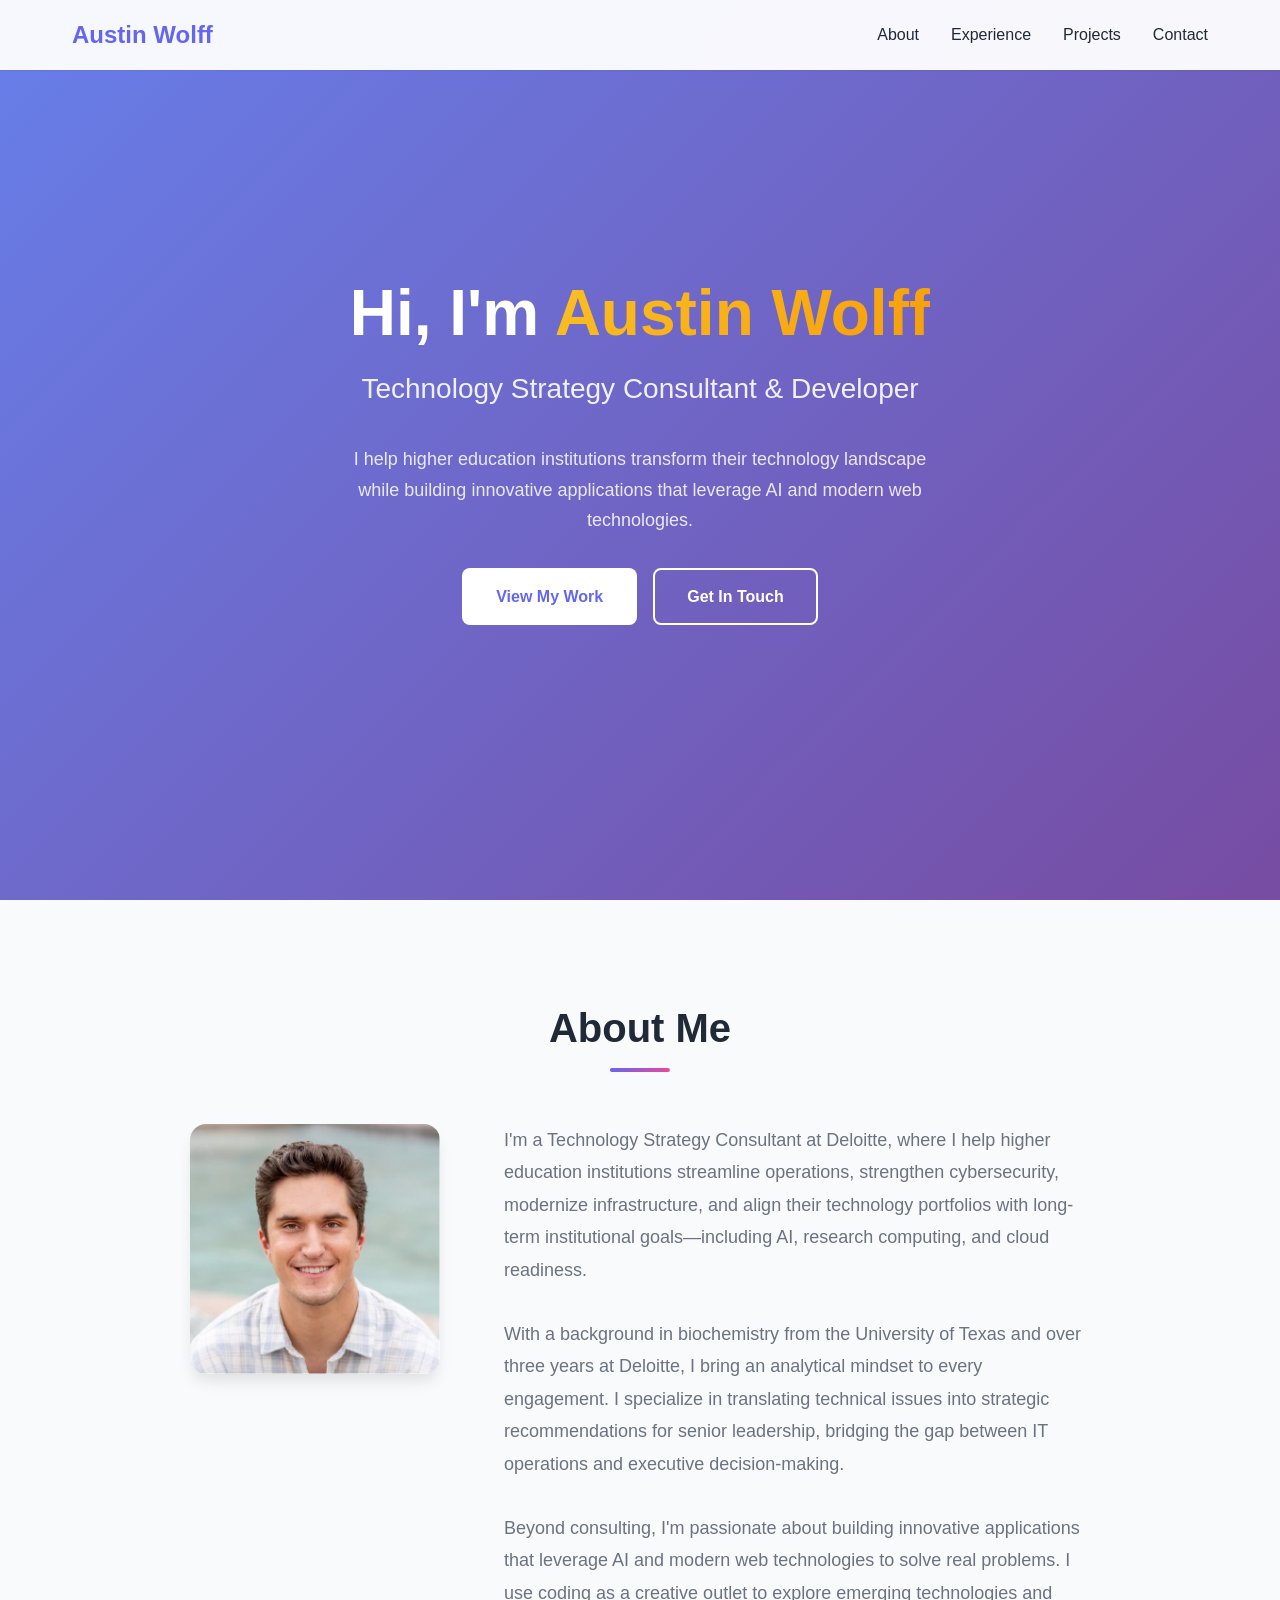
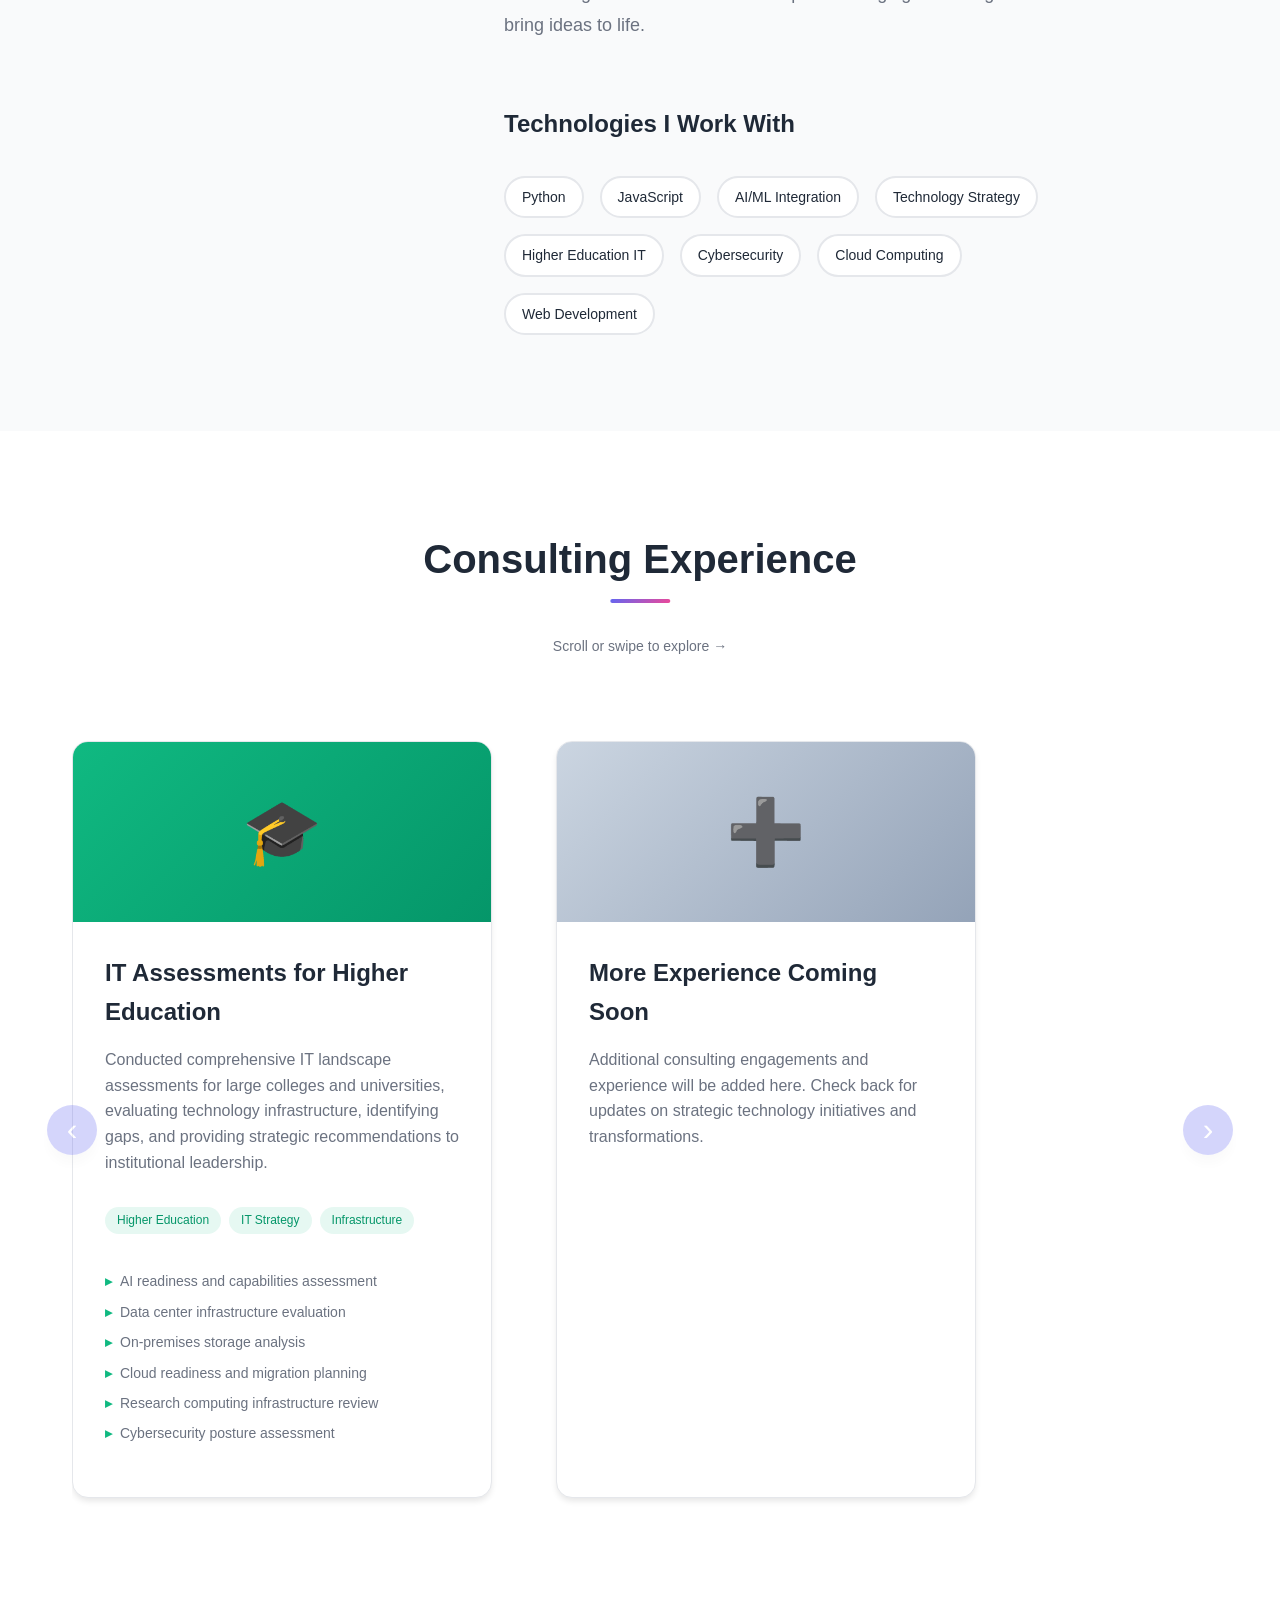
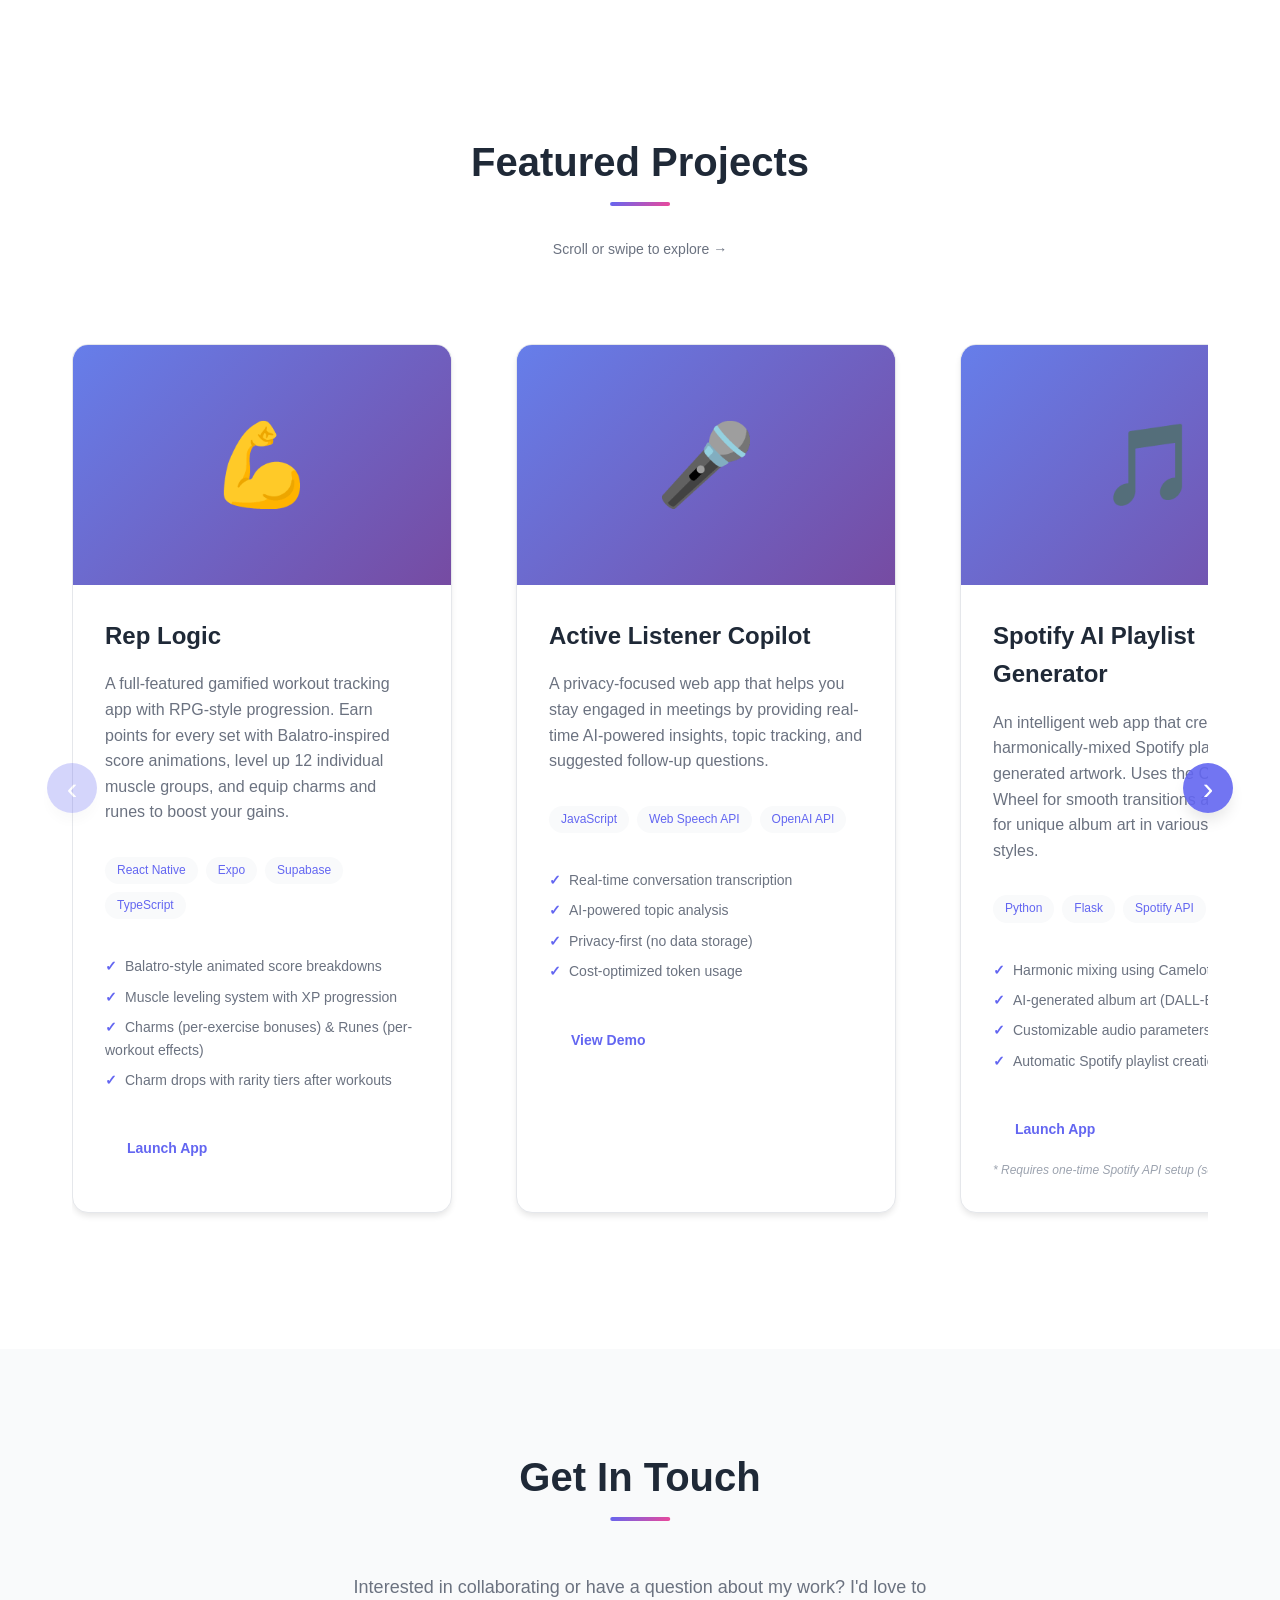
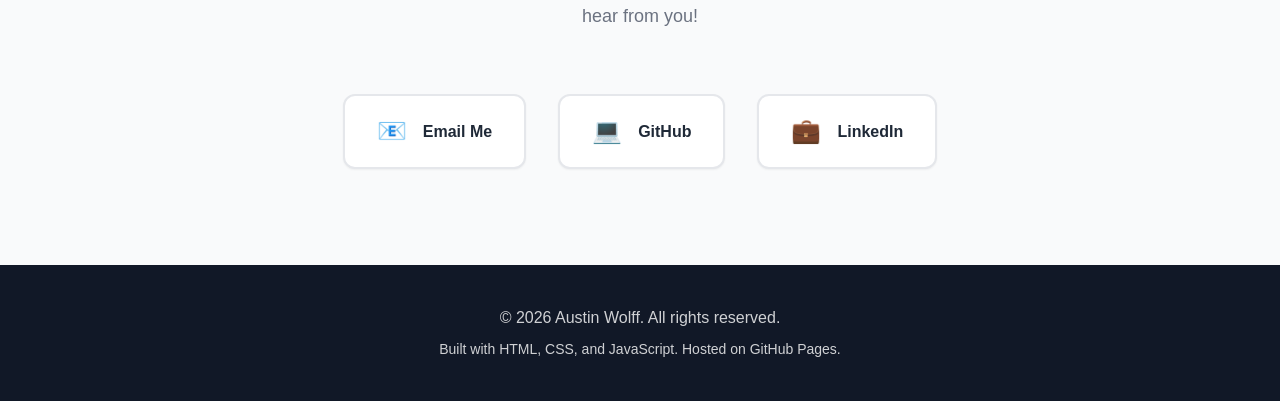
<file: index.html>
<!DOCTYPE html>
<html lang="en">
<head>
    <meta charset="UTF-8">
    <meta name="viewport" content="width=device-width, initial-scale=1.0">
    <meta name="description" content="Austin Wolff - Developer Portfolio. Showcasing innovative web applications and projects.">
    <title>Austin Wolff | Developer Portfolio</title>
    <link rel="stylesheet" href="styles.css">
</head>
<body>
    <!-- Navigation -->
    <nav class="navbar">
        <div class="container">
            <div class="nav-brand">Austin Wolff</div>
            <ul class="nav-menu">
                <li><a href="#about" class="nav-link">About</a></li>
                <li><a href="#experience" class="nav-link">Experience</a></li>
                <li><a href="#projects" class="nav-link">Projects</a></li>
                <li><a href="#contact" class="nav-link">Contact</a></li>
            </ul>
            <button class="hamburger" id="hamburger">
                <span></span>
                <span></span>
                <span></span>
            </button>
        </div>
    </nav>

    <!-- Hero Section -->
    <section class="hero">
        <div class="container">
            <div class="hero-content">
                <h1 class="hero-title">
                    Hi, I'm <span class="highlight">Austin Wolff</span>
                </h1>
                <p class="hero-subtitle">Technology Strategy Consultant & Developer</p>
                <p class="hero-description">
                    I help higher education institutions transform their technology landscape while building
                    innovative applications that leverage AI and modern web technologies.
                </p>
                <div class="hero-cta">
                    <a href="#projects" class="btn btn-primary">View My Work</a>
                    <a href="#contact" class="btn btn-secondary">Get In Touch</a>
                </div>
            </div>
        </div>
    </section>

    <!-- About Section -->
    <section id="about" class="about">
        <div class="container">
            <h2 class="section-title">About Me</h2>
            <div class="about-content">
                <div class="about-image">
                    <img src="images/headshot.jpg" alt="Austin Wolff" class="headshot">
                </div>
                <div class="about-text">
                    <p>
                        I'm a Technology Strategy Consultant at Deloitte, where I help higher education institutions
                        streamline operations, strengthen cybersecurity, modernize infrastructure, and align their
                        technology portfolios with long-term institutional goals—including AI, research computing,
                        and cloud readiness.
                    </p>
                    <p>
                        With a background in biochemistry from the University of Texas and over three years at Deloitte,
                        I bring an analytical mindset to every engagement. I specialize in translating technical issues
                        into strategic recommendations for senior leadership, bridging the gap between IT operations and
                        executive decision-making.
                    </p>
                    <p>
                        Beyond consulting, I'm passionate about building innovative applications that leverage AI and
                        modern web technologies to solve real problems. I use coding as a creative outlet to explore
                        emerging technologies and bring ideas to life.
                    </p>
                    <div class="skills">
                        <h3>Technologies I Work With</h3>
                        <div class="skill-tags">
                            <span class="skill-tag">Python</span>
                            <span class="skill-tag">JavaScript</span>
                            <span class="skill-tag">AI/ML Integration</span>
                            <span class="skill-tag">Technology Strategy</span>
                            <span class="skill-tag">Higher Education IT</span>
                            <span class="skill-tag">Cybersecurity</span>
                            <span class="skill-tag">Cloud Computing</span>
                            <span class="skill-tag">Web Development</span>
                        </div>
                    </div>
                </div>
            </div>
        </div>
    </section>

    <!-- Experience Section -->
    <section id="experience" class="experience">
        <div class="container">
            <h2 class="section-title">Consulting Experience</h2>
            <p class="experience-subtitle">Scroll or swipe to explore →</p>
            <div class="experience-wrapper">
                <button class="experience-nav experience-nav-left" id="expScrollLeft">‹</button>
                <div class="experience-grid" id="experienceGrid">

                <!-- Experience 1: IT Assessments for Higher Education -->
                <div class="experience-card">
                    <div class="experience-image">
                        <div class="experience-placeholder">
                            <span class="experience-icon">🎓</span>
                        </div>
                    </div>
                    <div class="experience-content">
                        <h3 class="experience-title">IT Assessments for Higher Education</h3>
                        <p class="experience-description">
                            Conducted comprehensive IT landscape assessments for large colleges and universities,
                            evaluating technology infrastructure, identifying gaps, and providing strategic recommendations
                            to institutional leadership.
                        </p>
                        <div class="experience-tags">
                            <span class="exp-tag">Higher Education</span>
                            <span class="exp-tag">IT Strategy</span>
                            <span class="exp-tag">Infrastructure</span>
                        </div>
                        <div class="experience-highlights">
                            <ul>
                                <li>AI readiness and capabilities assessment</li>
                                <li>Data center infrastructure evaluation</li>
                                <li>On-premises storage analysis</li>
                                <li>Cloud readiness and migration planning</li>
                                <li>Research computing infrastructure review</li>
                                <li>Cybersecurity posture assessment</li>
                            </ul>
                        </div>
                    </div>
                </div>

                <!-- Placeholder for Future Experience -->
                <div class="experience-card experience-placeholder-card">
                    <div class="experience-image">
                        <div class="experience-placeholder">
                            <span class="experience-icon">➕</span>
                        </div>
                    </div>
                    <div class="experience-content">
                        <h3 class="experience-title">More Experience Coming Soon</h3>
                        <p class="experience-description">
                            Additional consulting engagements and experience will be added here.
                            Check back for updates on strategic technology initiatives and transformations.
                        </p>
                    </div>
                </div>

                </div>
                <button class="experience-nav experience-nav-right" id="expScrollRight">›</button>
            </div>
        </div>
    </section>

    <!-- Projects Section -->
    <section id="projects" class="projects">
        <div class="container">
            <h2 class="section-title">Featured Projects</h2>
            <p class="projects-subtitle">Scroll or swipe to explore →</p>
            <div class="projects-wrapper">
                <button class="project-nav project-nav-left" id="scrollLeft">‹</button>
                <div class="projects-grid" id="projectsGrid">

                <!-- Project 1: Rep Logic -->
                <div class="project-card">
                    <div class="project-image">
                        <div class="project-placeholder">
                            <span class="project-icon">💪</span>
                        </div>
                    </div>
                    <div class="project-content">
                        <h3 class="project-title">Rep Logic</h3>
                        <p class="project-description">
                            A full-featured gamified workout tracking app with RPG-style progression. Earn points for every set with
                            Balatro-inspired score animations, level up 12 individual muscle groups, and equip charms and runes to boost your gains.
                        </p>
                        <div class="project-tech">
                            <span class="tech-tag">React Native</span>
                            <span class="tech-tag">Expo</span>
                            <span class="tech-tag">Supabase</span>
                            <span class="tech-tag">TypeScript</span>
                        </div>
                        <div class="project-features">
                            <ul>
                                <li>Balatro-style animated score breakdowns</li>
                                <li>Muscle leveling system with XP progression</li>
                                <li>Charms (per-exercise bonuses) & Runes (per-workout effects)</li>
                                <li>Charm drops with rarity tiers after workouts</li>
                            </ul>
                        </div>
                        <div class="project-links">
                            <a href="https://austintwolff.github.io/rep-logic/" class="btn btn-small btn-primary" target="_blank">Launch App</a>
                            <a href="https://github.com/austintwolff/rep-logic" class="btn btn-small btn-secondary" target="_blank">GitHub</a>
                        </div>
                    </div>
                </div>

                <!-- Project 2: Active Listener Copilot -->
                <div class="project-card">
                    <div class="project-image">
                        <div class="project-placeholder">
                            <span class="project-icon">🎤</span>
                        </div>
                    </div>
                    <div class="project-content">
                        <h3 class="project-title">Active Listener Copilot</h3>
                        <p class="project-description">
                            A privacy-focused web app that helps you stay engaged in meetings by providing
                            real-time AI-powered insights, topic tracking, and suggested follow-up questions.
                        </p>
                        <div class="project-tech">
                            <span class="tech-tag">JavaScript</span>
                            <span class="tech-tag">Web Speech API</span>
                            <span class="tech-tag">OpenAI API</span>
                        </div>
                        <div class="project-features">
                            <ul>
                                <li>Real-time conversation transcription</li>
                                <li>AI-powered topic analysis</li>
                                <li>Privacy-first (no data storage)</li>
                                <li>Cost-optimized token usage</li>
                            </ul>
                        </div>
                        <div class="project-links">
                            <a href="https://austintwolff.github.io/active-listener-copilot/" class="btn btn-small btn-primary" target="_blank">View Demo</a>
                            <a href="https://github.com/austintwolff/active-listener-copilot" class="btn btn-small btn-secondary" target="_blank">GitHub</a>
                        </div>
                    </div>
                </div>

                <!-- Project 3: Spotify AI Playlist Generator -->
                <div class="project-card">
                    <div class="project-image">
                        <div class="project-placeholder">
                            <span class="project-icon">🎵</span>
                        </div>
                    </div>
                    <div class="project-content">
                        <h3 class="project-title">Spotify AI Playlist Generator</h3>
                        <p class="project-description">
                            An intelligent web app that creates harmonically-mixed Spotify playlists with AI-generated artwork.
                            Uses the Camelot Wheel for smooth transitions and DALL-E for unique album art in various artistic styles.
                        </p>
                        <div class="project-tech">
                            <span class="tech-tag">Python</span>
                            <span class="tech-tag">Flask</span>
                            <span class="tech-tag">Spotify API</span>
                            <span class="tech-tag">OpenAI</span>
                        </div>
                        <div class="project-features">
                            <ul>
                                <li>Harmonic mixing using Camelot Wheel</li>
                                <li>AI-generated album art (DALL-E)</li>
                                <li>Customizable audio parameters</li>
                                <li>Automatic Spotify playlist creation</li>
                            </ul>
                        </div>
                        <div class="project-links">
                            <a href="https://austintwolff.github.io/spotify-playlist-generator-web/" class="btn btn-small btn-primary" target="_blank">Launch App</a>
                            <a href="https://github.com/austintwolff/spotify-playlist-generator-web" class="btn btn-small btn-secondary" target="_blank">GitHub</a>
                        </div>
                        <p style="font-size: 0.75rem; color: #9ca3af; margin-top: 10px; font-style: italic;">
                            * Requires one-time Spotify API setup (see README)
                        </p>
                    </div>
                </div>

                <!-- Project 4: Counter Strike -->
                <div class="project-card">
                    <div class="project-image">
                        <div class="project-placeholder">
                            <span class="project-icon">🐱</span>
                        </div>
                    </div>
                    <div class="project-content">
                        <h3 class="project-title">Counter Strike</h3>
                        <p class="project-description">
                            A fun retro-style browser game where you control Nemo the tabby cat as he knocks
                            objects off a counter. Features include power-ups, high scores, and Atari-esque graphics.
                        </p>
                        <div class="project-tech">
                            <span class="tech-tag">JavaScript</span>
                            <span class="tech-tag">HTML5 Canvas</span>
                            <span class="tech-tag">Game Development</span>
                        </div>
                        <div class="project-features">
                            <ul>
                                <li>Retro Atari-style pixel graphics</li>
                                <li>ZOOMIES power-up for chaos mode</li>
                                <li>LocalStorage high score tracking</li>
                                <li>Dynamic object spawning & physics</li>
                            </ul>
                        </div>
                        <div class="project-links">
                            <a href="https://austintwolff.github.io/counter-strike/" class="btn btn-small btn-primary" target="_blank">Play Game</a>
                            <a href="https://github.com/austintwolff/counter-strike" class="btn btn-small btn-secondary" target="_blank">GitHub</a>
                        </div>
                    </div>
                </div>

                <!-- Project 4: Melodic Mix -->
                <div class="project-card">
                    <div class="project-image">
                        <div class="project-placeholder">
                            <span class="project-icon">🎹</span>
                        </div>
                    </div>
                    <div class="project-content">
                        <h3 class="project-title">Melodic Mix</h3>
                        <p class="project-description">
                            An Incredibox-style music mixer for melodic house. 10 characters each produce a unique
                            synthesized sound — click to toggle and build your own Lane 8-inspired track. All audio
                            generated in-browser with zero dependencies.
                        </p>
                        <div class="project-tech">
                            <span class="tech-tag">Web Audio API</span>
                            <span class="tech-tag">HTML5 Canvas</span>
                            <span class="tech-tag">JavaScript</span>
                        </div>
                        <div class="project-features">
                            <ul>
                                <li>10 synthesized sounds in A minor at 122 BPM</li>
                                <li>Any combination harmonizes automatically</li>
                                <li>Dreamy particle & aurora visual effects</li>
                                <li>Zero dependencies — pure Web Audio synthesis</li>
                            </ul>
                        </div>
                        <div class="project-links">
                            <a href="https://austintwolff.github.io/melodic-mix/" class="btn btn-small btn-primary" target="_blank">Play Demo</a>
                            <a href="https://github.com/austintwolff/melodic-mix" class="btn btn-small btn-secondary" target="_blank">GitHub</a>
                        </div>
                    </div>
                </div>

                <!-- Placeholder for Future Projects -->
                <div class="project-card project-placeholder-card">
                    <div class="project-image">
                        <div class="project-placeholder">
                            <span class="project-icon">🚀</span>
                        </div>
                    </div>
                    <div class="project-content">
                        <h3 class="project-title">More Projects Coming Soon</h3>
                        <p class="project-description">
                            I'm constantly working on new ideas and building innovative solutions.
                            Check back soon to see what I'm working on next!
                        </p>
                    </div>
                </div>

                </div>
                <button class="project-nav project-nav-right" id="scrollRight">›</button>
            </div>
        </div>
    </section>

    <!-- Contact Section -->
    <section id="contact" class="contact">
        <div class="container">
            <h2 class="section-title">Get In Touch</h2>
            <div class="contact-content">
                <p class="contact-description">
                    Interested in collaborating or have a question about my work?
                    I'd love to hear from you!
                </p>
                <div class="contact-links">
                    <a href="mailto:austinwolff98@gmail.com" class="contact-link">
                        <span class="contact-icon">📧</span>
                        <span>Email Me</span>
                    </a>
                    <a href="https://github.com/austintwolff" class="contact-link" target="_blank">
                        <span class="contact-icon">💻</span>
                        <span>GitHub</span>
                    </a>
                    <a href="https://www.linkedin.com/in/awolff98/" class="contact-link" target="_blank">
                        <span class="contact-icon">💼</span>
                        <span>LinkedIn</span>
                    </a>
                </div>
            </div>
        </div>
    </section>

    <!-- Footer -->
    <footer class="footer">
        <div class="container">
            <p>&copy; 2026 Austin Wolff. All rights reserved.</p>
            <p class="footer-note">Built with HTML, CSS, and JavaScript. Hosted on GitHub Pages.</p>
        </div>
    </footer>

    <script src="script.js"></script>
</body>
</html>
</file>
<file: styles.css>
/* ============================================================================
   Portfolio Website Styles
   ============================================================================ */

/* CSS Reset & Variables */
* {
    margin: 0;
    padding: 0;
    box-sizing: border-box;
}

:root {
    /* Colors */
    --primary-color: #6366f1;
    --primary-dark: #4f46e5;
    --primary-light: #818cf8;
    --secondary-color: #ec4899;
    --text-primary: #1f2937;
    --text-secondary: #6b7280;
    --text-light: #9ca3af;
    --bg-primary: #ffffff;
    --bg-secondary: #f9fafb;
    --bg-dark: #111827;
    --border-color: #e5e7eb;

    /* Spacing */
    --spacing-xs: 0.5rem;
    --spacing-sm: 1rem;
    --spacing-md: 2rem;
    --spacing-lg: 4rem;
    --spacing-xl: 6rem;

    /* Typography */
    --font-primary: -apple-system, BlinkMacSystemFont, 'Segoe UI', Roboto, Oxygen, Ubuntu, Cantarell, sans-serif;
    --font-mono: 'Monaco', 'Courier New', monospace;

    /* Effects */
    --shadow-sm: 0 1px 2px 0 rgba(0, 0, 0, 0.05);
    --shadow-md: 0 4px 6px -1px rgba(0, 0, 0, 0.1);
    --shadow-lg: 0 10px 15px -3px rgba(0, 0, 0, 0.1);
    --shadow-xl: 0 20px 25px -5px rgba(0, 0, 0, 0.1);

    /* Transitions */
    --transition: all 0.3s ease;
}

html {
    scroll-behavior: smooth;
}

body {
    font-family: var(--font-primary);
    line-height: 1.6;
    color: var(--text-primary);
    background-color: var(--bg-primary);
}

.container {
    max-width: 1200px;
    margin: 0 auto;
    padding: 0 var(--spacing-md);
}

/* ============================================================================
   Navigation
   ============================================================================ */

.navbar {
    position: fixed;
    top: 0;
    left: 0;
    right: 0;
    background: rgba(255, 255, 255, 0.95);
    backdrop-filter: blur(10px);
    box-shadow: var(--shadow-sm);
    z-index: 1000;
    transition: var(--transition);
}

.navbar .container {
    display: flex;
    justify-content: space-between;
    align-items: center;
    padding: var(--spacing-sm) var(--spacing-md);
}

.nav-brand {
    font-size: 1.5rem;
    font-weight: 700;
    color: var(--primary-color);
}

.nav-menu {
    display: flex;
    list-style: none;
    gap: var(--spacing-md);
}

.nav-link {
    color: var(--text-primary);
    text-decoration: none;
    font-weight: 500;
    transition: var(--transition);
    position: relative;
}

.nav-link::after {
    content: '';
    position: absolute;
    bottom: -4px;
    left: 0;
    width: 0;
    height: 2px;
    background: var(--primary-color);
    transition: var(--transition);
}

.nav-link:hover {
    color: var(--primary-color);
}

.nav-link:hover::after {
    width: 100%;
}

.hamburger {
    display: none;
    flex-direction: column;
    gap: 4px;
    background: none;
    border: none;
    cursor: pointer;
    padding: 4px;
}

.hamburger span {
    display: block;
    width: 24px;
    height: 3px;
    background: var(--text-primary);
    transition: var(--transition);
}

/* ============================================================================
   Hero Section
   ============================================================================ */

.hero {
    min-height: 100vh;
    display: flex;
    align-items: center;
    background: linear-gradient(135deg, #667eea 0%, #764ba2 100%);
    color: white;
    position: relative;
    overflow: hidden;
}

.hero::before {
    content: '';
    position: absolute;
    top: 0;
    left: 0;
    right: 0;
    bottom: 0;
    background: url('data:image/svg+xml,<svg xmlns="http://www.w3.org/2000/svg" viewBox="0 0 1200 600"><rect fill="rgba(255,255,255,0.05)" width="1200" height="600"/></svg>');
    opacity: 0.1;
}

.hero-content {
    position: relative;
    z-index: 1;
    text-align: center;
    padding: var(--spacing-lg) 0;
}

.hero-title {
    font-size: clamp(2.5rem, 8vw, 4rem);
    font-weight: 800;
    margin-bottom: var(--spacing-sm);
    line-height: 1.2;
}

.highlight {
    background: linear-gradient(135deg, #fbbf24, #f59e0b);
    -webkit-background-clip: text;
    -webkit-text-fill-color: transparent;
    background-clip: text;
}

.hero-subtitle {
    font-size: clamp(1.25rem, 4vw, 1.75rem);
    margin-bottom: var(--spacing-md);
    opacity: 0.9;
}

.hero-description {
    font-size: 1.125rem;
    max-width: 600px;
    margin: 0 auto var(--spacing-md);
    opacity: 0.85;
    line-height: 1.7;
}

.hero-cta {
    display: flex;
    gap: var(--spacing-sm);
    justify-content: center;
    flex-wrap: wrap;
}

/* ============================================================================
   Buttons
   ============================================================================ */

.btn {
    display: inline-block;
    padding: 0.875rem 2rem;
    border-radius: 8px;
    text-decoration: none;
    font-weight: 600;
    transition: var(--transition);
    border: 2px solid transparent;
    cursor: pointer;
    font-size: 1rem;
}

.btn-primary {
    background: white;
    color: var(--primary-color);
}

.btn-primary:hover {
    transform: translateY(-2px);
    box-shadow: var(--shadow-lg);
}

.btn-secondary {
    background: transparent;
    color: white;
    border-color: white;
}

.btn-secondary:hover {
    background: white;
    color: var(--primary-color);
}

.btn-small {
    padding: 0.5rem 1.25rem;
    font-size: 0.875rem;
}

/* ============================================================================
   Sections
   ============================================================================ */

section {
    padding: var(--spacing-xl) 0;
}

.section-title {
    font-size: clamp(2rem, 5vw, 2.5rem);
    font-weight: 700;
    text-align: center;
    margin-bottom: var(--spacing-lg);
    position: relative;
    display: inline-block;
    left: 50%;
    transform: translateX(-50%);
}

.section-title::after {
    content: '';
    position: absolute;
    bottom: -12px;
    left: 50%;
    transform: translateX(-50%);
    width: 60px;
    height: 4px;
    background: linear-gradient(135deg, var(--primary-color), var(--secondary-color));
    border-radius: 2px;
}

/* ============================================================================
   About Section
   ============================================================================ */

.about {
    background: var(--bg-secondary);
}

.about-content {
    max-width: 900px;
    margin: 0 auto;
    display: grid;
    grid-template-columns: 250px 1fr;
    gap: var(--spacing-lg);
    align-items: start;
}

.about-image {
    position: relative;
}

.headshot {
    width: 100%;
    height: auto;
    border-radius: 16px;
    box-shadow: var(--shadow-lg);
    object-fit: cover;
}

.about-text p {
    font-size: 1.125rem;
    line-height: 1.8;
    color: var(--text-secondary);
    margin-bottom: var(--spacing-md);
}

.skills {
    margin-top: var(--spacing-lg);
}

.skills h3 {
    font-size: 1.5rem;
    margin-bottom: var(--spacing-md);
    color: var(--text-primary);
}

.skill-tags {
    display: flex;
    flex-wrap: wrap;
    gap: var(--spacing-sm);
}

.skill-tag {
    display: inline-block;
    padding: 0.5rem 1rem;
    background: white;
    border: 2px solid var(--border-color);
    border-radius: 24px;
    font-size: 0.875rem;
    font-weight: 500;
    color: var(--text-primary);
    transition: var(--transition);
}

.skill-tag:hover {
    border-color: var(--primary-color);
    color: var(--primary-color);
    transform: translateY(-2px);
}

/* ============================================================================
   Experience Section
   ============================================================================ */

.experience {
    background: var(--bg-primary);
    overflow: hidden;
}

.experience-subtitle {
    text-align: center;
    color: var(--text-secondary);
    margin-top: -20px;
    margin-bottom: 10px;
    font-size: 0.875rem;
}

.experience-wrapper {
    position: relative;
    margin-top: var(--spacing-lg);
}

.experience-nav {
    position: absolute;
    top: 50%;
    transform: translateY(-50%);
    background: rgba(99, 102, 241, 0.9);
    color: white;
    border: none;
    width: 50px;
    height: 50px;
    border-radius: 50%;
    font-size: 2rem;
    cursor: pointer;
    z-index: 10;
    transition: all 0.3s;
    box-shadow: var(--shadow-lg);
    display: flex;
    align-items: center;
    justify-content: center;
}

.experience-nav:hover {
    background: rgba(79, 70, 229, 1);
    transform: translateY(-50%) scale(1.1);
}

.experience-nav-left {
    left: -25px;
}

.experience-nav-right {
    right: -25px;
}

.experience-grid {
    display: flex;
    gap: var(--spacing-lg);
    overflow-x: auto;
    scroll-behavior: smooth;
    padding: 20px 0 40px 0;
    scroll-snap-type: x mandatory;
    -webkit-overflow-scrolling: touch;
}

.experience-grid::-webkit-scrollbar {
    height: 10px;
}

.experience-grid::-webkit-scrollbar-track {
    background: var(--bg-secondary);
    border-radius: 10px;
}

.experience-grid::-webkit-scrollbar-thumb {
    background: linear-gradient(135deg, var(--primary-color), var(--secondary-color));
    border-radius: 10px;
}

.experience-grid::-webkit-scrollbar-thumb:hover {
    background: linear-gradient(135deg, var(--primary-dark), var(--secondary-color));
}

.experience-card {
    background: white;
    border-radius: 16px;
    overflow: hidden;
    box-shadow: var(--shadow-md);
    transition: all 0.3s ease;
    border: 1px solid var(--border-color);
    min-width: 420px;
    max-width: 420px;
    flex-shrink: 0;
    scroll-snap-align: center;
}

.experience-card:hover {
    transform: translateY(-8px) scale(1.02);
    box-shadow: var(--shadow-xl);
}

.experience-image {
    width: 100%;
    height: 180px;
    background: linear-gradient(135deg, #10b981 0%, #059669 100%);
    display: flex;
    align-items: center;
    justify-content: center;
}

.experience-placeholder {
    width: 100%;
    height: 100%;
    display: flex;
    align-items: center;
    justify-content: center;
}

.experience-icon {
    font-size: 4rem;
}

.experience-content {
    padding: var(--spacing-md);
}

.experience-title {
    font-size: 1.5rem;
    font-weight: 700;
    margin-bottom: var(--spacing-sm);
    color: var(--text-primary);
}

.experience-description {
    color: var(--text-secondary);
    margin-bottom: var(--spacing-md);
    line-height: 1.6;
}

.experience-tags {
    display: flex;
    flex-wrap: wrap;
    gap: var(--spacing-xs);
    margin-bottom: var(--spacing-md);
}

.exp-tag {
    display: inline-block;
    padding: 0.25rem 0.75rem;
    background: rgba(16, 185, 129, 0.1);
    border-radius: 16px;
    font-size: 0.75rem;
    font-weight: 500;
    color: #059669;
}

.experience-highlights {
    margin-bottom: var(--spacing-sm);
}

.experience-highlights ul {
    list-style: none;
    padding-left: 0;
}

.experience-highlights li {
    padding: 0.25rem 0;
    color: var(--text-secondary);
    font-size: 0.875rem;
}

.experience-highlights li::before {
    content: '▸';
    color: #10b981;
    font-weight: bold;
    margin-right: 0.5rem;
}

.experience-placeholder-card {
    opacity: 0.7;
}

.experience-placeholder-card .experience-image {
    background: linear-gradient(135deg, #cbd5e1 0%, #94a3b8 100%);
}

/* ============================================================================
   Projects Section
   ============================================================================ */

.projects {
    background: var(--bg-primary);
    overflow: hidden;
}

.projects-subtitle {
    text-align: center;
    color: var(--text-secondary);
    margin-top: -20px;
    margin-bottom: 10px;
    font-size: 0.875rem;
}

.projects-wrapper {
    position: relative;
    margin-top: var(--spacing-lg);
}

.project-nav {
    position: absolute;
    top: 50%;
    transform: translateY(-50%);
    background: rgba(99, 102, 241, 0.9);
    color: white;
    border: none;
    width: 50px;
    height: 50px;
    border-radius: 50%;
    font-size: 2rem;
    cursor: pointer;
    z-index: 10;
    transition: all 0.3s;
    box-shadow: var(--shadow-lg);
    display: flex;
    align-items: center;
    justify-content: center;
}

.project-nav:hover {
    background: rgba(79, 70, 229, 1);
    transform: translateY(-50%) scale(1.1);
}

.project-nav-left {
    left: -25px;
}

.project-nav-right {
    right: -25px;
}

.projects-grid {
    display: flex;
    gap: var(--spacing-lg);
    overflow-x: auto;
    scroll-behavior: smooth;
    padding: 20px 0 40px 0;
    scroll-snap-type: x mandatory;
    -webkit-overflow-scrolling: touch;
}

.projects-grid::-webkit-scrollbar {
    height: 10px;
}

.projects-grid::-webkit-scrollbar-track {
    background: var(--bg-secondary);
    border-radius: 10px;
}

.projects-grid::-webkit-scrollbar-thumb {
    background: linear-gradient(135deg, var(--primary-color), var(--secondary-color));
    border-radius: 10px;
}

.projects-grid::-webkit-scrollbar-thumb:hover {
    background: linear-gradient(135deg, var(--primary-dark), var(--secondary-color));
}

.project-card {
    background: white;
    border-radius: 16px;
    overflow: hidden;
    box-shadow: var(--shadow-md);
    transition: all 0.3s ease;
    border: 1px solid var(--border-color);
    min-width: 380px;
    max-width: 380px;
    flex-shrink: 0;
    scroll-snap-align: center;
}

.project-card:hover {
    transform: translateY(-8px) scale(1.02);
    box-shadow: var(--shadow-xl);
}

.project-image {
    width: 100%;
    height: 240px;
    background: linear-gradient(135deg, #667eea 0%, #764ba2 100%);
    display: flex;
    align-items: center;
    justify-content: center;
}

.project-placeholder {
    width: 100%;
    height: 100%;
    display: flex;
    align-items: center;
    justify-content: center;
}

.project-icon {
    font-size: 5rem;
}

.project-content {
    padding: var(--spacing-md);
}

.project-title {
    font-size: 1.5rem;
    font-weight: 700;
    margin-bottom: var(--spacing-sm);
    color: var(--text-primary);
}

.project-description {
    color: var(--text-secondary);
    margin-bottom: var(--spacing-md);
    line-height: 1.6;
}

.project-tech {
    display: flex;
    flex-wrap: wrap;
    gap: var(--spacing-xs);
    margin-bottom: var(--spacing-md);
}

.tech-tag {
    display: inline-block;
    padding: 0.25rem 0.75rem;
    background: var(--bg-secondary);
    border-radius: 16px;
    font-size: 0.75rem;
    font-weight: 500;
    color: var(--primary-color);
}

.project-features {
    margin-bottom: var(--spacing-md);
}

.project-features ul {
    list-style: none;
    padding-left: 0;
}

.project-features li {
    padding: 0.25rem 0;
    color: var(--text-secondary);
    font-size: 0.875rem;
}

.project-features li::before {
    content: '✓';
    color: var(--primary-color);
    font-weight: bold;
    margin-right: 0.5rem;
}

.project-links {
    display: flex;
    gap: var(--spacing-sm);
    flex-wrap: wrap;
}

.project-placeholder-card {
    opacity: 0.7;
}

.project-placeholder-card .project-image {
    background: linear-gradient(135deg, #cbd5e1 0%, #94a3b8 100%);
}

/* ============================================================================
   Contact Section
   ============================================================================ */

.contact {
    background: var(--bg-secondary);
}

.contact-content {
    text-align: center;
    max-width: 600px;
    margin: 0 auto;
}

.contact-description {
    font-size: 1.125rem;
    color: var(--text-secondary);
    margin-bottom: var(--spacing-lg);
}

.contact-links {
    display: flex;
    justify-content: center;
    gap: var(--spacing-md);
    flex-wrap: wrap;
}

.contact-link {
    display: flex;
    align-items: center;
    gap: var(--spacing-sm);
    padding: 1rem 2rem;
    background: white;
    border: 2px solid var(--border-color);
    border-radius: 12px;
    text-decoration: none;
    color: var(--text-primary);
    font-weight: 600;
    transition: var(--transition);
    box-shadow: var(--shadow-sm);
}

.contact-link:hover {
    border-color: var(--primary-color);
    color: var(--primary-color);
    transform: translateY(-4px);
    box-shadow: var(--shadow-md);
}

.contact-icon {
    font-size: 1.5rem;
}

/* ============================================================================
   Footer
   ============================================================================ */

.footer {
    background: var(--bg-dark);
    color: white;
    text-align: center;
    padding: var(--spacing-md) 0;
}

.footer p {
    margin: 0.5rem 0;
    opacity: 0.8;
}

.footer-note {
    font-size: 0.875rem;
    opacity: 0.6;
}

/* ============================================================================
   Responsive Design
   ============================================================================ */

@media (max-width: 768px) {
    .nav-menu {
        position: fixed;
        top: 60px;
        left: -100%;
        flex-direction: column;
        background: white;
        width: 100%;
        padding: var(--spacing-md);
        box-shadow: var(--shadow-lg);
        transition: var(--transition);
    }

    .nav-menu.active {
        left: 0;
    }

    .hamburger {
        display: flex;
    }

    .hero-cta {
        flex-direction: column;
        align-items: center;
    }

    .btn {
        width: 100%;
        max-width: 300px;
        text-align: center;
    }

    .experience-grid {
        padding: 20px 0 30px 0;
    }

    .experience-card {
        min-width: 300px;
        max-width: 300px;
    }

    .experience-nav {
        display: none;
    }

    .experience-subtitle {
        font-size: 0.8125rem;
    }

    .projects-grid {
        padding: 20px 0 30px 0;
    }

    .project-card {
        min-width: 300px;
        max-width: 300px;
    }

    .project-nav {
        display: none;
    }

    .projects-subtitle {
        font-size: 0.8125rem;
    }

    .contact-links {
        flex-direction: column;
    }

    .contact-link {
        width: 100%;
        justify-content: center;
    }

    .about-content {
        grid-template-columns: 1fr;
        gap: var(--spacing-md);
    }

    .about-image {
        max-width: 250px;
        margin: 0 auto;
    }

    section {
        padding: var(--spacing-lg) 0;
    }
}

/* ============================================================================
   Animations
   ============================================================================ */

@keyframes fadeInUp {
    from {
        opacity: 0;
        transform: translateY(30px);
    }
    to {
        opacity: 1;
        transform: translateY(0);
    }
}

.hero-content,
.about-content,
.project-card {
    animation: fadeInUp 0.8s ease-out;
}

.project-card:nth-child(2) {
    animation-delay: 0.2s;
}

.project-card:nth-child(3) {
    animation-delay: 0.4s;
}
</file>
